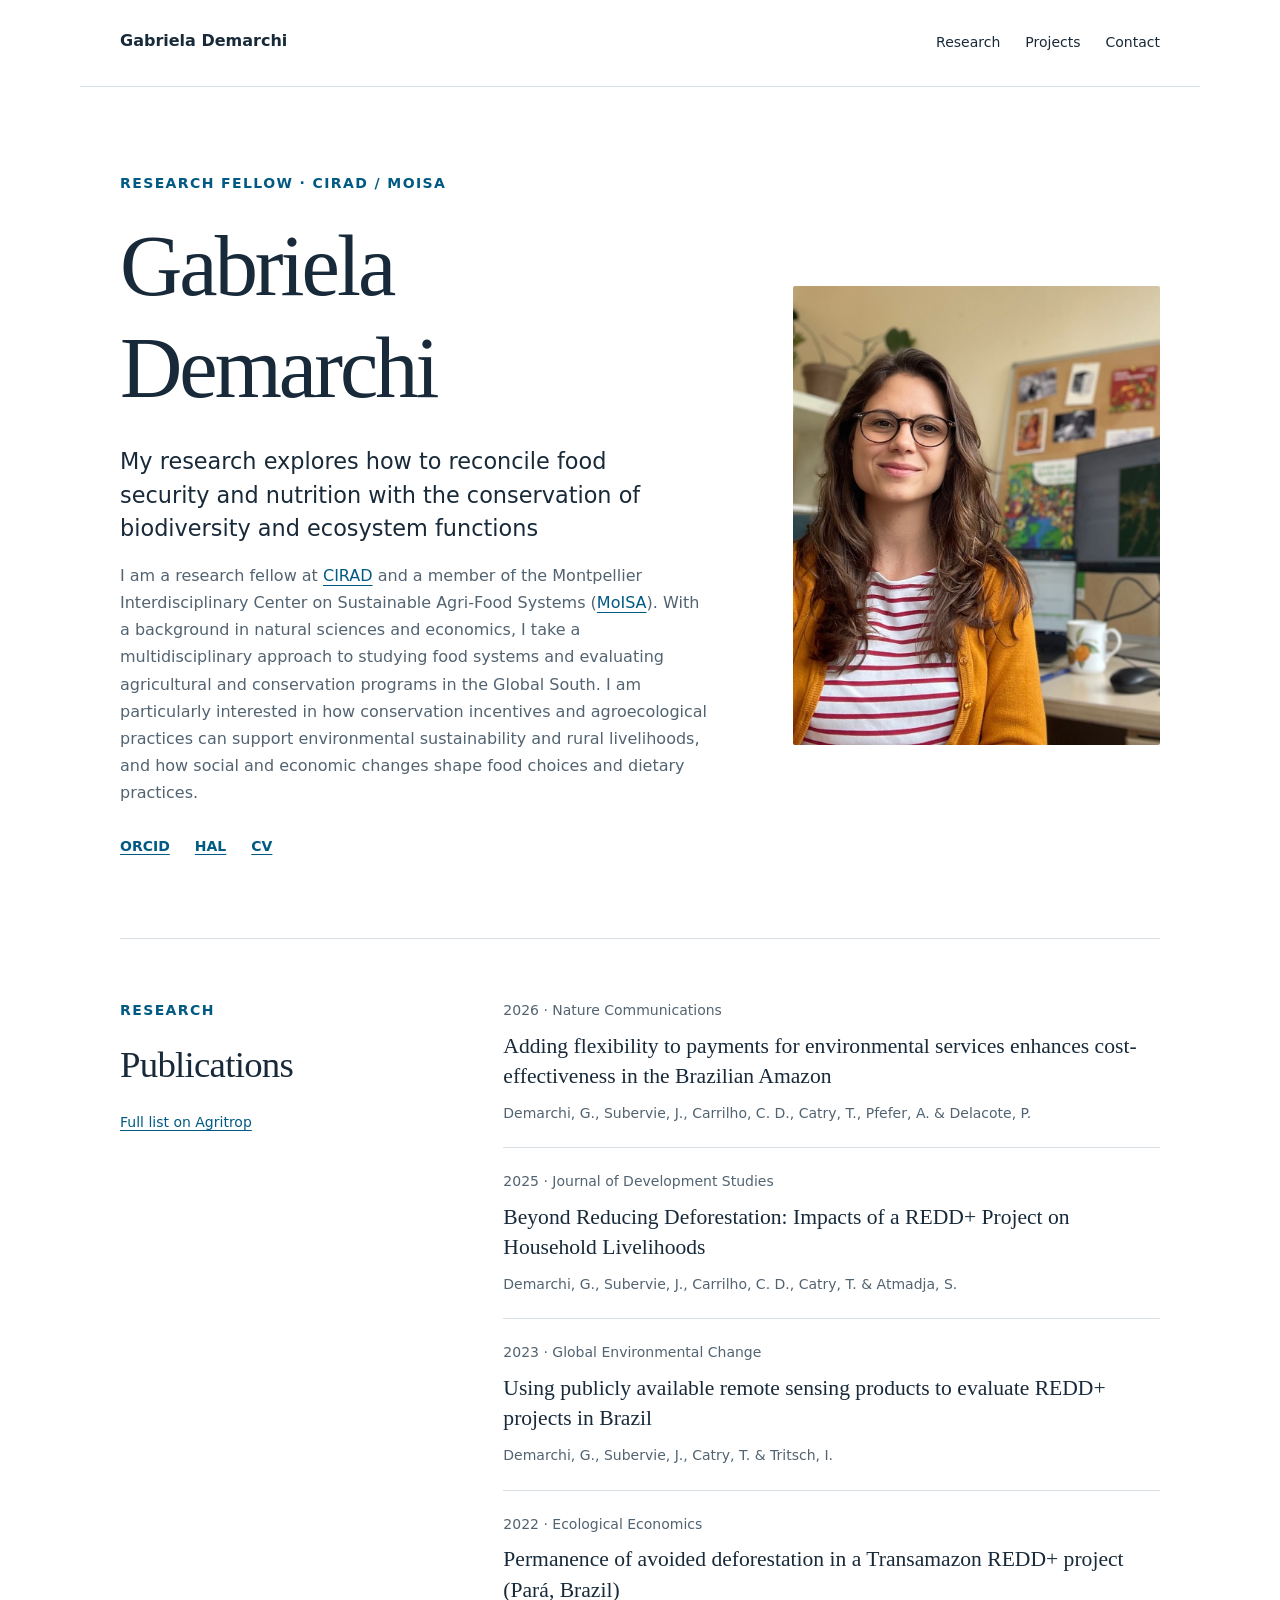
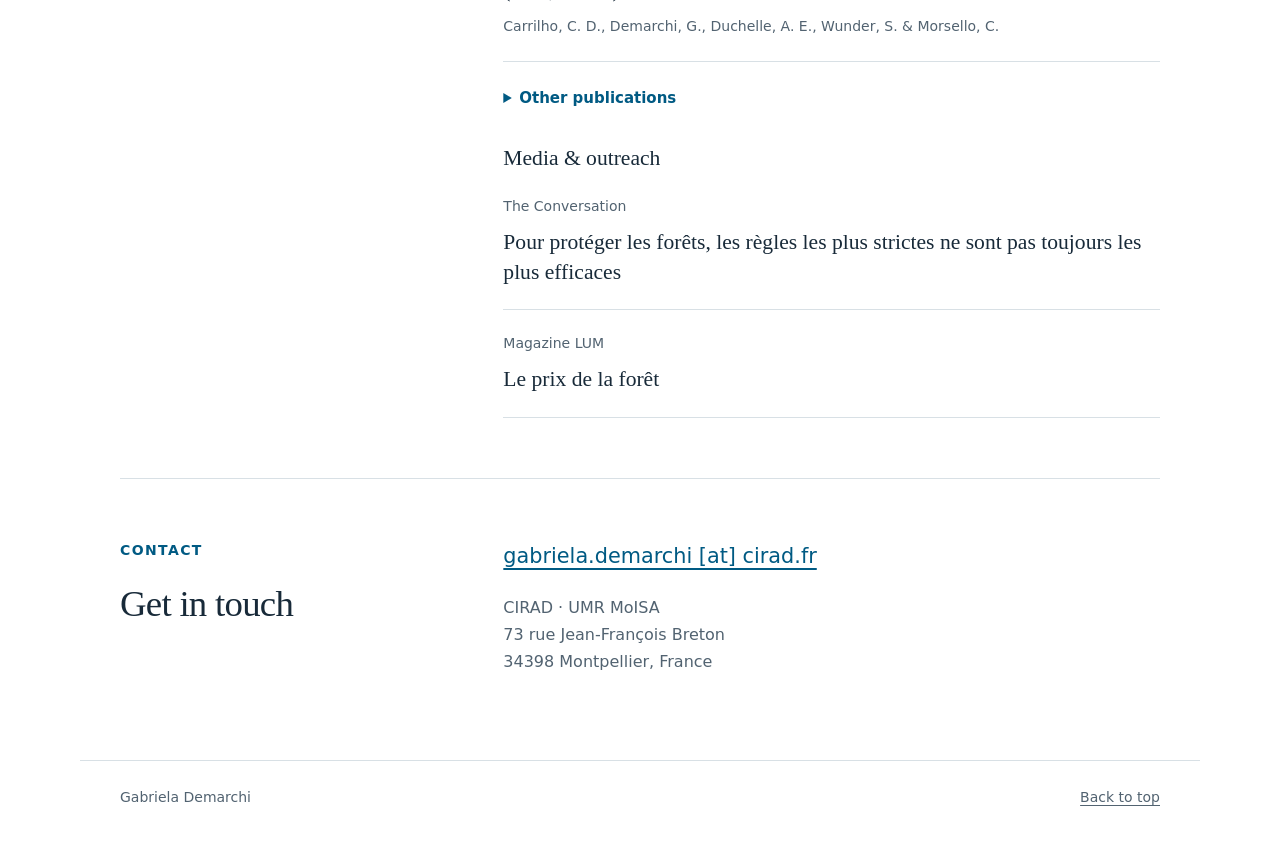
<file: index.html>
<!doctype html>
<html lang="en">
<head>
<meta charset="utf-8"><meta name="viewport" content="width=device-width, initial-scale=1">
<title>Gabriela Demarchi</title>
<meta name="description" content="Gabriela Demarchi, research fellow at CIRAD and MoISA. Environmental and development economics, conservation incentives, impact evaluation and food systems.">
<link rel="icon" href="assets/favicon.svg" type="image/svg+xml"><link rel="stylesheet" href="styles.css">
</head>
<body>
<a class="skip" href="#main">Skip to content</a>
<header><a class="wordmark" href="#">Gabriela Demarchi<span></span></a><nav aria-label="Main navigation"><a href="#research">Research</a><a  href="#projects">Projects</a><a href="#contact">Contact</a></nav></header>
<main id="main">
<section class="intro" aria-labelledby="intro-title">
  <div>
    <p class="eyebrow">Research fellow · CIRAD / MoISA</p>
    <h1 id="intro-title">Gabriela<br>Demarchi<span class="period"></span></h1>

    <p class="lead">
      My research explores how to reconcile food security and nutrition
      with the conservation of biodiversity and ecosystem functions
    </p>

    <p>
      I am a research fellow at <a href="https://www.cirad.fr/">CIRAD</a> and a member of the Montpellier Interdisciplinary Center on Sustainable Agri-Food Systems (<a href="https://umr-moisa.cirad.fr/">MoISA</a>). 
      
      With a background in natural sciences and economics, I take a
      multidisciplinary approach to studying food systems and evaluating
      agricultural and conservation programs in the Global South.
      I am particularly interested in how conservation incentives and
      agroecological practices can support environmental sustainability
      and rural livelihoods, and how social and economic changes shape food choices and dietary practices.
    </p>

   <div class="intro-links">
 
  <a href="https://orcid.org/0009-0008-9125-7923">ORCID</a>
  <a href="https://cv.hal.science/gabrielademarchi">HAL</a>
  <a href="CV_Gabriela_Demarchi.pdf">CV</a>

     
</div>
</div>

<figure>
  <img
    src="gabriela-demarchi.jpg"
    alt="Gabriela Demarchi"
    width="420"
    height="500"
    fetchpriority="high"
  >
</figure>


</section>

<section id="publications">
  <div class="section-heading">
    <p class="eyebrow">Research</p>
    <h2>Publications</h2>
    <a class="text-link" href="https://publications.cirad.fr/auteur.php?mat=30520">
      Full list on Agritrop
    </a>
  </div>

  <div class="papers">
    <article class="paper">
      <p class="meta">2026 · Nature Communications</p>
      <h3>
        <a href="https://doi.org/10.1038/s41467-026-75322-z">
          Adding flexibility to payments for environmental services enhances cost-effectiveness in the Brazilian Amazon
        </a>
      </h3>
      <p class="authors">
        Demarchi, G., Subervie, J., Carrilho, C. D., Catry, T., Pfefer, A. &amp; Delacote, P.
      </p>
    </article>

    <article class="paper">
      <p class="meta">2025 · Journal of Development Studies </p>
      <h3>
        <a href="https://doi.org/10.1080/00220388.2025.2515878">
          Beyond Reducing Deforestation: Impacts of a REDD+ Project on Household Livelihoods
        </a>
      </h3>
      <p class="authors">
        Demarchi, G., Subervie, J., Carrilho, C. D., Catry, T. &amp; Atmadja, S.
      </p>
    </article>

    <article class="paper">
      <p class="meta">2023 · Global Environmental Change</p>
      <h3>
        <a href="https://www.sciencedirect.com/science/article/pii/S0959378023000195">
          Using publicly available remote sensing products to evaluate REDD+ projects in Brazil
        </a>
      </h3>
      <p class="authors">
        Demarchi, G., Subervie, J., Catry, T. &amp; Tritsch, I.
      </p>
    </article>

    <article class="paper">
      <p class="meta">2022 · Ecological Economics</p>
      <h3>
        <a href="https://doi.org/10.1016/j.ecolecon.2022.107568">
          Permanence of avoided deforestation in a Transamazon REDD+ project (Pará, Brazil)
        </a>
      </h3>
      <p class="authors">
        Carrilho, C. D., Demarchi, G., Duchelle, A. E., Wunder, S. &amp; Morsello, C.
      </p>
    </article>

    <details>
      <summary>Other publications</summary>

      <article class="paper">
        <p class="meta">2024 · Remote Sensing Applications: Society and Environment</p>
        <h3>
          <a href="https://www.sciencedirect.com/science/article/pii/S2352938524001058">
            How Sentinel-1 timeseries can improve the implementation of conservation programs in Brazil
          </a>
        </h3>
        <p class="authors">
          Pfefer, A., Ygorra, B., Frappart, F., Demarchi, G., Pillot, B., Subervie, J., et al.
        </p>
      </article>

      <article class="paper">
        <p class="meta">2022 · Global Environmental Change</p>
        <h3>
          <a href="https://doi.org/10.1016/j.gloenvcha.2022.102520">
            Enforcement and inequality in collective PES to reduce tropical deforestation: Effectiveness, efficiency and equity implications
          </a>
        </h3>
        <p class="authors">
          Naime, J., Angelsen, A., Molina-Garzón, A., Carrilho, C. D., Selviana, V., Demarchi, G., et al.
        </p>
      </article>

      <article class="paper">
        <p class="meta">2022 · Book chapter · Éditions Quae</p>
        <h3>
          <a href="https://www.quae.com/">
            Food security and natural resources: diversification strategies
          </a>
        </h3>
        <p class="authors">
          Cardinael, R., et al. In Sustainable food systems for food security, pp. 171–185.
        </p>
      </article>

      <article class="paper">
        <p class="meta">2021 · Forest Policy and Economics</p>
        <h3>
          <a href="https://www.sciencedirect.com/science/article/pii/S1389934121000654">
            Farmers' preferences for water-saving strategies in Brazilian eucalypt plantations
          </a>
        </h3>
        <p class="authors">
          Demarchi, G., Subervie, J., Leite, F. P. &amp; Laclau, J. P.
        </p>
      </article>
    </details>
<h3 style="margin-top: 2rem;">Media &amp; outreach</h3>

<article class="paper">
  <p class="meta">The Conversation </p>
  <h3>
    <a href="https://theconversation.com/pour-proteger-les-forets-les-regles-les-plus-strictes-ne-sont-pas-toujours-les-plus-efficaces-289519">
      Pour protéger les forêts, les règles les plus strictes
      ne sont pas toujours les plus efficaces
    </a>
  </h3>
</article>

<article class="paper">
  <p class="meta">Magazine LUM </p>
  <h3>
    <a href="https://www.umontpellier.fr/articles/le-prix-de-la-foret">
      Le prix de la forêt
    </a>
  </h3>
</article>
    
  </div>
</section>


<section id="contact">
  <div class="section-heading">
    <p class="eyebrow">Contact</p>
    <h2>Get in touch</h2>
  </div>

  <div class="contact">
    <a class="email" href="mailto:gabriela.demarchi@cirad.fr">
      gabriela.demarchi [at] cirad.fr
    </a>
    <p>
      CIRAD · UMR MoISA<br>
      73 rue Jean-François Breton <br>
      34398 Montpellier, France
    </p>
  </div>
</section>

</main>

<footer>
  <p>Gabriela Demarchi</p>
  <a href="#">Back to top</a>
</footer>

</body>
</html>
</file>
<file: styles.css>
:root{--ink:#182a39;--muted:#526371;--blue:#005a83;--line:#d8e0e5;--paper:#fff;--tint:#f2f6f8}*{box-sizing:border-box}html{scroll-behavior:auto;scroll-padding-top:2rem}body{margin:0;background:var(--paper);color:var(--ink);font-family:system-ui,-apple-system,BlinkMacSystemFont,"Segoe UI",sans-serif;font-size:1rem;line-height:1.7}a{color:var(--blue);text-underline-offset:.22em}a:hover{text-decoration-thickness:2px}a:focus-visible,summary:focus-visible{outline:3px solid var(--blue);outline-offset:6px}.skip{position:absolute;top:-100px;left:16px;background:white;padding:12px;z-index:5}.skip:focus{top:10px}header,main,footer{max-width:1120px;margin:auto;padding-inline:40px}header{display:flex;justify-content:space-between;gap:30px;align-items:center;padding-block:30px;border-bottom:1px solid var(--line)}.wordmark{font-weight:650;color:var(--ink);text-decoration:none;line-height:1.4}.wordmark span{display:block;font-weight:400;font-size:.875rem;color:var(--muted);margin-top:4px}nav{display:flex;gap:25px;flex-wrap:wrap}nav a{color:var(--ink);font-size:.875rem;text-decoration:none}nav a:hover{text-decoration:underline}.intro{display:grid;grid-template-columns:1.6fr 1fr;gap:85px;padding-block:85px 80px;align-items:center}.eyebrow{font-size:.875rem;text-transform:uppercase;letter-spacing:.1em;color:var(--blue);font-weight:600;margin:0 0 20px}h1,h2,h3{font-family:Georgia,"Times New Roman",serif;font-weight:400;line-height:1.18;margin:0}h1{font-size:clamp(3.5rem,7vw,5.4rem);letter-spacing:-.035em}.period{color:var(--blue)}.lead{font-size:1.4rem;line-height:1.5;margin:25px 0 16px;max-width:530px}.intro p:not(.eyebrow):not(.lead){color:var(--muted)}.intro-links{display:flex;gap:25px;margin-top:28px}.intro-links a{font-size:.875rem;font-weight:600}figure{margin:0}figure img{display:block;width:100%;height:auto;aspect-ratio:4/5;object-fit:cover;object-position:center;border-radius:2px;background:var(--tint)}figcaption{font-size:.875rem;color:var(--muted);margin-top:12px}section:not(.intro){border-top:1px solid var(--line);padding-block:60px;display:grid;grid-template-columns:1fr 2fr;gap:55px}h2{font-size:2.3rem;letter-spacing:-.02em}h3{font-size:1.35rem;line-height:1.4}.section-heading .text-link{display:inline-block;margin-top:24px;font-size:.875rem}.research-text>p{margin:0}.topics{padding-left:20px;margin:25px 0 0}.topics li{margin-bottom:10px}.paper{padding:22px 0;border-bottom:1px solid var(--line)}.paper:first-child{padding-top:0}.meta{font-size:.875rem;color:var(--muted);margin:0 0 8px}.paper h3 a{color:var(--ink);text-decoration:none}.paper h3 a:hover{color:var(--blue);text-decoration:underline}.authors{font-size:.875rem;color:var(--muted);margin:10px 0 0}details{margin-top:24px}summary{cursor:pointer;color:var(--blue);font-size:.9375rem;font-weight:600}details[open] summary{margin-bottom:20px}.projects{display:grid;grid-template-columns:1fr 1fr;gap:32px}.projects article{padding:0 0 25px;border-bottom:2px solid var(--line)}.projects article p:not(.meta){margin:12px 0;color:var(--muted)}.projects article>a{font-size:.875rem}.email{font-size:clamp(1rem,2vw,1.3rem);overflow-wrap:anywhere}.contact p{color:var(--muted);margin:20px 0 25px}.button{display:inline-block;padding:10px 17px;border:1px solid var(--blue);text-decoration:none;font-size:.9375rem}.button span{font-size:.875rem}.button:hover{background:var(--tint)}footer{display:flex;justify-content:space-between;border-top:1px solid var(--line);padding-block:25px 40px;font-size:.875rem;color:var(--muted)}footer p{margin:0}footer a{color:var(--muted)}@media(max-width:800px){header,main,footer{padding-inline:24px}header{align-items:flex-start;flex-direction:column;gap:20px}nav{gap:20px}.intro{gap:35px;padding-block:48px;grid-template-columns:1.4fr 1fr}h1{font-size:3.5rem}.lead{font-size:1.2rem}section:not(.intro){grid-template-columns:1fr;gap:28px;padding-block:40px}.section-heading h2 br{display:none}h2{font-size:2rem}}@media(max-width:550px){.intro{grid-template-columns:1fr;gap:32px}.intro figure{max-width:280px}.projects{grid-template-columns:1fr;gap:28px}nav{gap:14px}.eyebrow{font-size:.8125rem}h1{font-size:3.8rem}.intro-links{flex-wrap:wrap}footer{gap:20px}}
</file>
